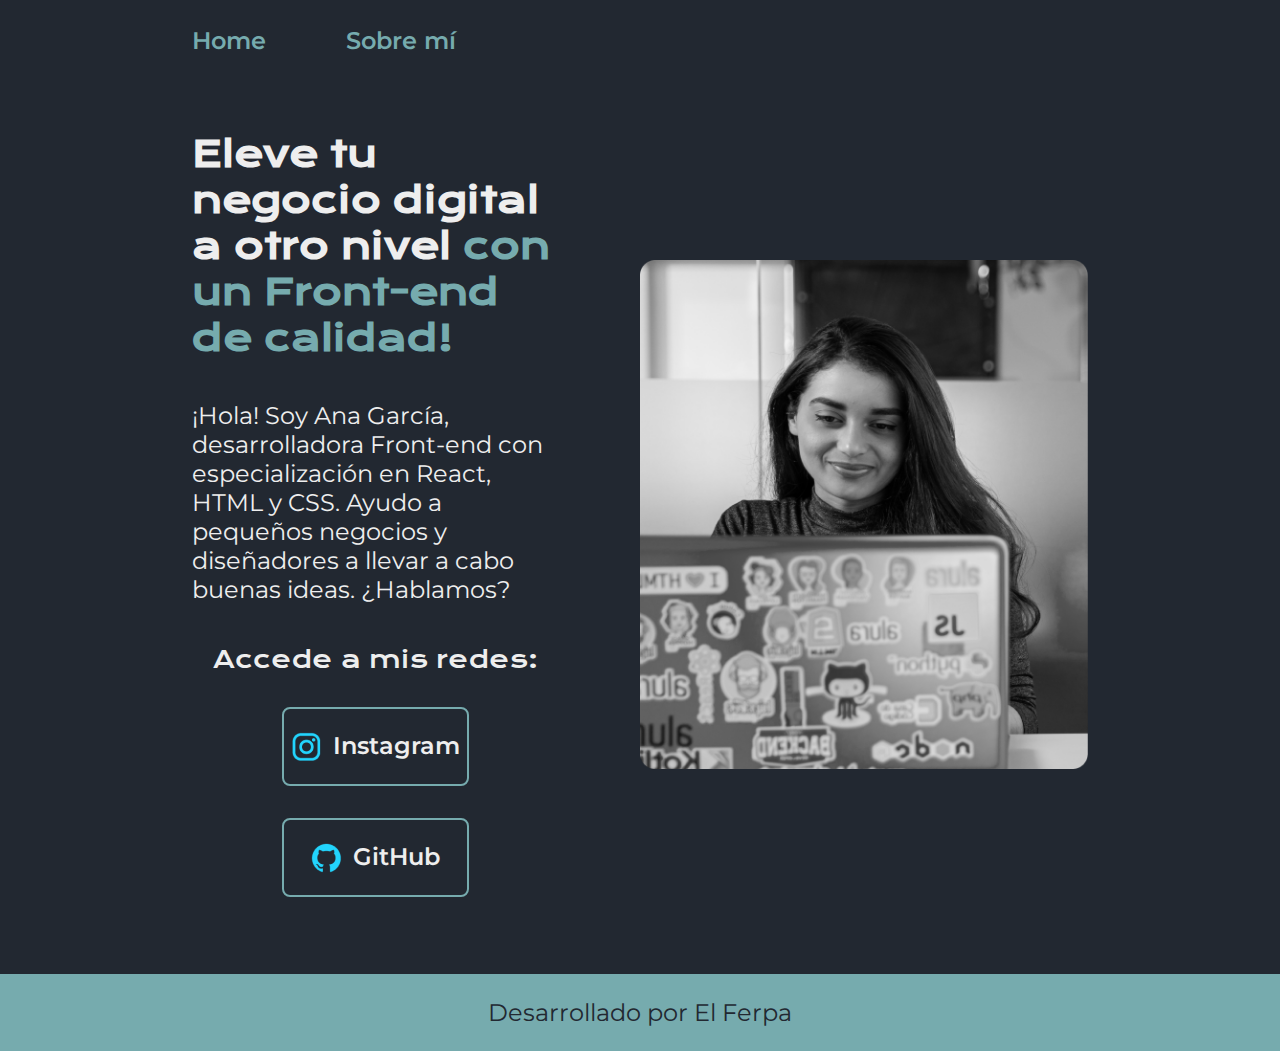
<file: index.html>
<!DOCTYPE html>
<html lang="es-mx">
<head>
    <meta charset="UTF-8"> 
    <meta http-equiv="X-UA-Compatible" content="IE=edge">
    <meta name="viewport" content="width=device-width, initial-scale=1.0">
    <title>Portafolio</title>
    <link rel="stylesheet" href="./styles/style.css">

</head>
<body>
    <header class="header">
        <nav class="header__menu">
            <a class="header__menu__link" href="index.html">Home</a>
            <a class="header__menu__link" href="about.html">Sobre mí </a>
        </nav>
    </header>
    <main class="presentacion">
        <section class="presentacion__contenido">
            <h1 class="presentacion__contenido__titulo">
                Eleve tu negocio digital a otro nivel 
                <strong class="titulo-destaque">con un Front-end de calidad!
                </strong></h1>
                <p class="presentacion__contenido__texto">¡Hola! Soy Ana García, desarrolladora Front-end con
                    especialización en React, HTML y CSS. Ayudo a pequeños
                    negocios y diseñadores a llevar a cabo buenas ideas.
                    ¿Hablamos?

                </p>
                <div class="presentacion__enlaces">
                    <h2 class="presentacion__enlaces__subtitulo"> Accede a mis redes: </h2>
                    <a class="presentacion__enlaces__link" href="https://instagram.com/">
                        <img src="./assets/instagram.png"> 
                        Instagram</a>
                    <a class="presentacion__enlaces__link" href="https://github.com/">
                        <img src="./assets/github.png"> 
                        GitHub</a>
                </div>   
        </section>
            <img class="presentacion__imagen" src="./assets/Rectangle 47.png" alt="Foto de Ana García desarrolando un proyecto">
    </main>
    <footer class="footer">
        <p> Desarrollado por El Ferpa</p>
    </footer>
</body>
</html>
</file>
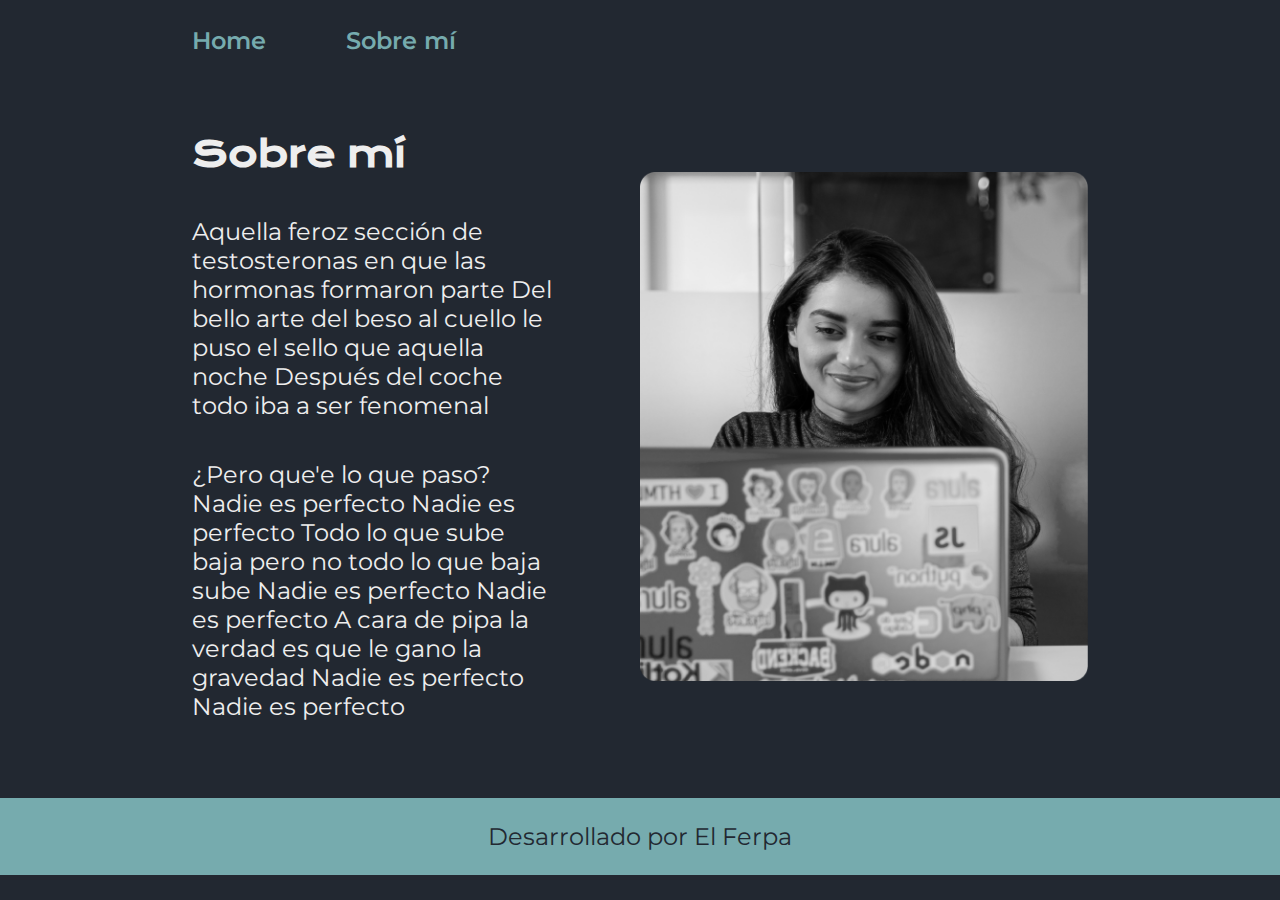
<file: about.html>
<!DOCTYPE html>
<html lang="es-mx">
<head>
    <meta charset="UTF-8">
    <meta name="viewport" content="width=device-width, initial-scale=1.0">
    <title>Sobre mí</title>
    <link rel="stylesheet" href="./styles/style.css">
</head>
<body>
    <header class="header">
        <nav class="header__menu">
            <a class="header__menu__link" href="index.html">Home</a>
            <a class="header__menu__link" href="about.html">Sobre mí </a>
        </nav>
    </header>
    <main class="presentacion">
        <section class="presentacion__contenido">
            <h1 class="presentacion__contenido__titulo">Sobre mí </h1>
            <p class="presentacion__contenido__texto"> 
                Aquella feroz sección de testosteronas en que las hormonas formaron parte
                Del bello arte del beso al cuello le puso el sello que aquella noche
                Después del coche todo iba a ser fenomenal
            </p>
            <p class="presentacion__contenido__texto"> ¿Pero que'e lo que paso?
                Nadie es perfecto
                Nadie es perfecto
                Todo lo que sube baja pero no todo lo que baja sube
                Nadie es perfecto
                Nadie es perfecto
                A cara de pipa la verdad es que le gano la gravedad
                Nadie es perfecto
                Nadie es perfecto
            </p>
        </section>
        <img class="presentacion__imagen" src="./assets/Rectangle 47.png" alt="Foto de Ana García desarrolando un proyecto">

    </main>
    <footer class="footer">
        <p> Desarrollado por El Ferpa</p>
    </footer>
</body>
</html>
</file>
<file: styles/style.css>
@import url('https://fonts.googleapis.com/css2?family=Krona+One&family=Montserrat:ital,wght@0,100..900;1,100..900&display=swap');

:root{
    --color-primario: #222831;
    --color-secundario: #EEEEEE;
    --color-terciario: #76ABAE;
    --color-hoover: #31363F;

    --fuente-monserrat:"Montserrat", sans-serif;
    --fuente-Krona:"Krona One", sans-serif;
}

* {
    padding: 0;
    margin: 0;
}

body {
    box-sizing: border-box;
    background-color: var(--color-primario);
    color: var(--color-secundario);
}

.header{
    padding: 2% 0% 0% 15%;
}

.header__menu{
    display: flex;
    gap: 80px;
}

.header__menu__link{
    font-family: var(--fuente-monserrat);
    font-size: 1.5rem;
    font-weight: 600;
    color:var(--color-terciario);
    text-decoration: none;
}

.presentacion{
    display: flex;
    align-items: center;
    padding: 6% 15%;
    justify-content: space-between;
    gap: 82px;
}

.presentacion__contenido{
    width: 50%;
    display: flex;
    flex-direction: column;
    gap: 40px;
}

.presentacion__contenido__titulo{
    font-family: var(--fuente-Krona);
    font-size: 2.25rem;
}

.titulo-destaque{
    color: var(--color-terciario);
}

.presentacion__contenido__texto{
    font-family: var(--fuente-monserrat);
    font-size: 1.5rem;
}

.presentacion__enlaces{
    display: flex;
    justify-content: space-between;
    flex-direction: column;
    align-items: center;
    gap: 32px;
}

.presentacion__enlaces__link{
    width: 50%;
    text-align: center;
    padding: 21.5px 0;
    border-radius: 8px;
    font-family: var(--fuente-monserrat);
    font-size: 1.5rem;
    font-weight: 600;
    text-decoration: none;
    color: var(--color-secundario);
    border: 2px solid var(--color-terciario);
    display: flex;
    justify-content: center;
    gap: 10px;
}
.presentacion__enlaces__link:hover{
    background-color: var(--color-hoover);

}

.presentacion__enlaces__subtitulo{
    font-family: var(--fuente-Krona);
    font-size: 1.5rem;
    font-weight: 400;
}
.presentacion__imagen{
    width: 50%;
}

.footer{
    font-family: var(--fuente-monserrat);
    font-size: 24px;
    font-weight: 400;
    color: var(--color-primario);
    background-color: var(--color-terciario);
    padding: 1.5rem; 
    text-align: center;
}

@media (max-width: 1200px){

    .header{
        padding: 10%;
    }
    .header__menu{
        justify-content: center;
    }
    .presentacion{
        flex-direction: column-reverse;
        padding: 5%;
    }
    .presentacion__contenido{
        width: auto;

}
</file>
